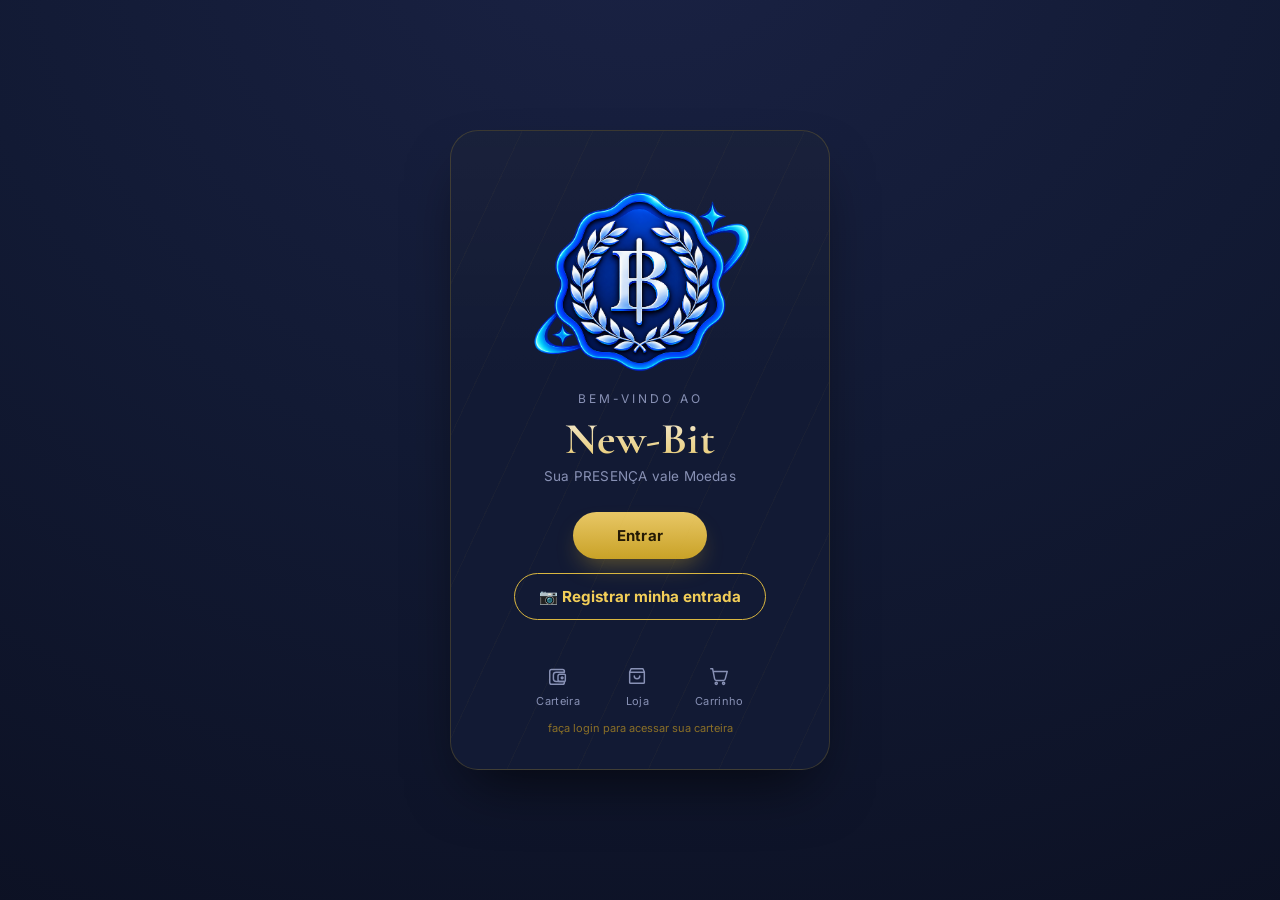
<file: index.html>
<!DOCTYPE html>
<html lang="pt-BR">
<head>
<meta charset="UTF-8">
<meta name="viewport" content="width=device-width, initial-scale=1.0">
<title>New-Bit</title>
<link rel="preconnect" href="https://fonts.googleapis.com">
<link rel="preconnect" href="https://fonts.gstatic.com" crossorigin>
<link href="https://fonts.googleapis.com/css2?family=Cormorant+Garamond:wght@500;600;700&family=Inter:wght@400;500;600;700&display=swap" rel="stylesheet">
<link rel="stylesheet" href="css/style.css">
</head>
<body class="splash-body">

  <main class="stage">
    <div class="frame">

      <div class="crest-wrap" id="crestWrap">

      <img
        src="img/logo-newbit.png"
        alt="Logo New-Bit"
        class="crest-logo"
     >

      </div>

      <p class="eyebrow">bem-vindo ao</p>
      <h1 class="wordmark">New&#8209;Bit</h1>
      <p class="tagline">Sua PRESENÇA vale Moedas</p>

      <button class="btn-primary" id="enterBtn">Entrar</button>
<a href="checkin.html" class="btn-checkin">
  📷 Registrar minha entrada
</a>  
      <nav class="dock" aria-label="Atalhos">
        <button class="dock-item" data-target="carteira" disabled>
          <svg viewBox="0 0 24 24" class="dock-icon"><path d="M3 7a2 2 0 0 1 2-2h12a2 2 0 0 1 2 2v1h-9a3 3 0 0 0-3 3v4a3 3 0 0 0 3 3h9v1a2 2 0 0 1-2 2H5a2 2 0 0 1-2-2V7z"/><path d="M14 10h5a1 1 0 0 1 1 1v6a1 1 0 0 1-1 1h-5a2 2 0 0 1-2-2v-4a2 2 0 0 1 2-2z"/><circle cx="16.5" cy="14" r="1"/></svg>
          <span>Carteira</span>
        </button>
        <button class="dock-item" data-target="loja" disabled>
          <svg viewBox="0 0 24 24" class="dock-icon"><path d="M4 8l1.5-4h13L20 8"/><path d="M4 8h16v11a1 1 0 0 1-1 1H5a1 1 0 0 1-1-1V8z"/><path d="M9 12a3 3 0 0 0 6 0"/></svg>
          <span>Loja</span>
        </button>
        <button class="dock-item" data-target="carrinho" disabled>
          <svg viewBox="0 0 24 24" class="dock-icon"><circle cx="9" cy="20" r="1.2"/><circle cx="17" cy="20" r="1.2"/><path d="M3 4h2l2.2 11.2a2 2 0 0 0 2 1.6h7.6a2 2 0 0 0 2-1.6L21 7H6"/></svg>
          <span>Carrinho</span>
        </button>
      </nav>
      <p class="dock-hint">faça login para acessar sua carteira</p>

    </div>
  </main>
<script	src="js/store.js"></script>
<script src="js/app.js"></script>
</body>
</html>
</file>
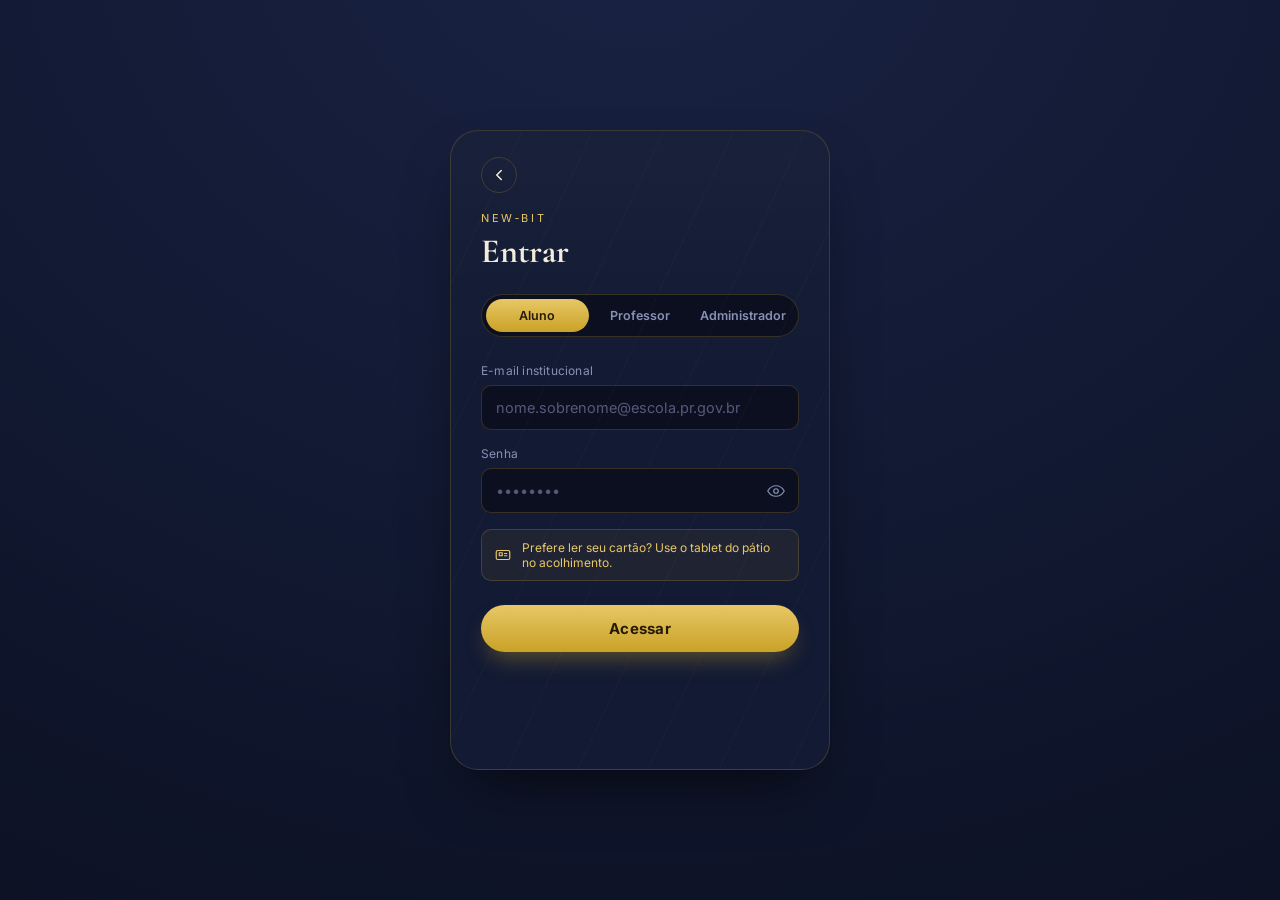
<file: admin.html>
<!DOCTYPE	html>
<html	lang="pt-BR">
<head>
<meta	charset="UTF-8">
<meta	name="viewport"	content="width=device-width,	initial-scale=1.0">
<title>Painel	do	Administrador	·	New-Bit</title>
<link	rel="preconnect"	href="https://fonts.googleapis.com">
<link	rel="preconnect"	href="https://fonts.gstatic.com"	crossorigin>
<link	href="https://fonts.googleapis.com/css2?family=Cormorant+Garamond:wght@500;600;700&family=Inter:wght@400;500;600;700&display=swap"	rel="stylesheet">
<link	rel="stylesheet"	href="css/style.css">
<link	rel="stylesheet"	href="css/dashboard.css">
</head>
<body	class="app-body">
		<div	class="shell">
				<header	class="topbar">
						<a	href="index.html"	class="topbar-brand">
								<span	class="topbar-crest">NB</span>
								<span>
										<span	class="topbar-school">Colégio	Barbosa	Ferraz</span>
										<span	class="topbar-name">New&#8209;Bit</span>
								</span>
						</a>
						<nav	class="topbar-nav">
								<a	href="#"	class="is-active">Painel</a>
						</nav>
						<div	class="topbar-user">
								<div	class="user-chip">
										<span	class="avatar">AD</span>
										<span	class="user-meta">
												<span	class="u-name">Administrador</span>
												<span	class="u-role">Gestão	escolar</span>
										</span>
								</div>
								<a	href="login.html"	class="icon-btn"	aria-label="Sair"	title="Sair">
										<svg	viewBox="0	0	24	24"><path	d="M9	21H5a2	2	0	0	1-2-2V5a2	2	0	0	1	2-2h4"/><path	d="M16	17l5-5-5-5"/><path	d="M21	12H9"/></svg>
								</a>
						</div>
				</header>
				<div	class="page-head">
						<div>
								<span	class="page-eyebrow">Perfil	de	Administrador</span>
								<h1	class="page-title">Painel	de	Administração</h1>
						</div>
				</div>
				<div	class="stats-grid">
						<div	class="stat-card">
								<div	class="stat-icon"><svg	viewBox="0	0	24	24"><path	d="M17	21v-2a4	4	0	0	0-4-4H6a4	4	0	0	0-4	4v2"/><circle	cx="9"	cy="7"	r="4"/></svg></div>
								<div	class="stat-value"	id="statProfessores">0</div>
								<div	class="stat-label">Professores</div>
						</div>
						<div	class="stat-card">
								<div	class="stat-icon"><svg	viewBox="0	0	24	24"><path	d="M4	19.5A2.5	2.5	0	0	1	6.5	17H20"/><path	d="M6.5	2H20v20H6.5A2.5	2.5	0	0	1	4	19.5v-15A2.5	2.5	0	0	1	6.5	2z"/>
</svg></div>
								<div	class="stat-value"	id="statAlunos">0</div>
								<div	class="stat-label">Alunos</div>
						</div>
						<div	class="stat-card">
								<div	class="stat-icon"><svg	viewBox="0	0	24	24"><path	d="M4	8l1.5-4h13L20	8"/><path	d="M4	8h16v11a1	1	0	0	1-1	1H5a1	1	0	0	1-1-1V8z"/></svg></div>
								<div	class="stat-value"	id="statProdutos">0</div>
								<div	class="stat-label">Produtos	na	loja</div>
						</div>
				</div>
				<div	class="role-tabs"	role="tablist"	aria-label="Seções	do	administrador"	style="max-width:360px;	margin-bottom:22px;">
						<button	class="role-tab	is-active"	role="tab"	data-tab="professores">Professores</button>
						<button	class="role-tab"	role="tab"	data-tab="alunos">Alunos</button>
						<button	class="role-tab"	role="tab"	data-tab="produtos">Produtos</button>
				</div>
				<!--	Professores	-->
				<section	class="panel	admin-tab"	data-tab-panel="professores">
						<div	class="panel-header">
								<h2	class="panel-title">Professores</h2>
								<div	style="display:flex;	gap:10px;	align-items:center;">
										<input	class="search-input"	id="searchProfessores"	type="text"	placeholder="Buscar	professor...">
										<button	class="btn-gold-outline"	id="addProfessorBtn">+	Novo	professor</button>
								</div>
						</div>
						<div	class="panel-body"	id="professoresList"></div>
				</section>
				<!--	Alunos	-->
				<section	class="panel	admin-tab"	data-tab-panel="alunos"	style="display:none;">
						<div	class="panel-header">
								<h2	class="panel-title">Alunos</h2>
								<div	style="display:flex;	gap:10px;	align-items:center;">
										<input	class="search-input"	id="searchAlunosAdmin"	type="text"	placeholder="Buscar	aluno...">
										<button	class="btn-gold-outline"	id="addAlunoBtn">+	Novo	aluno</button>
								</div>
						</div>
						<div	class="panel-body"	id="alunosAdminList"></div>
				</section>
				<!--	Produtos	-->
				<section	class="panel	admin-tab"	data-tab-panel="produtos"	style="display:none;">
						<div	class="panel-header">
								<h2	class="panel-title">Produtos	da	loja</h2>
								<div	style="display:flex;	gap:10px;	align-items:center;">
										<input	class="search-input"	id="searchProdutos"	type="text"	placeholder="Buscar	produto...">
										<button	class="btn-gold-outline"	id="addProdutoBtn">+	Novo	produto</button>
								</div>
						</div>
						<div	class="panel-body"	id="produtosList"></div>
				</section>
		</div>
		<!--	Modal	genérico:	formulários	e	tela	de	credenciais	-->
		<div	class="modal-overlay"	id="adminModal">
				<div	class="modal	modal-wide"	id="adminModalContent"></div>
		</div>
<script	src="js/store.js"></script>
<script	src="js/app.js"></script>
<script	src="js/admin.js"></script>
</body>
</html>
</file>
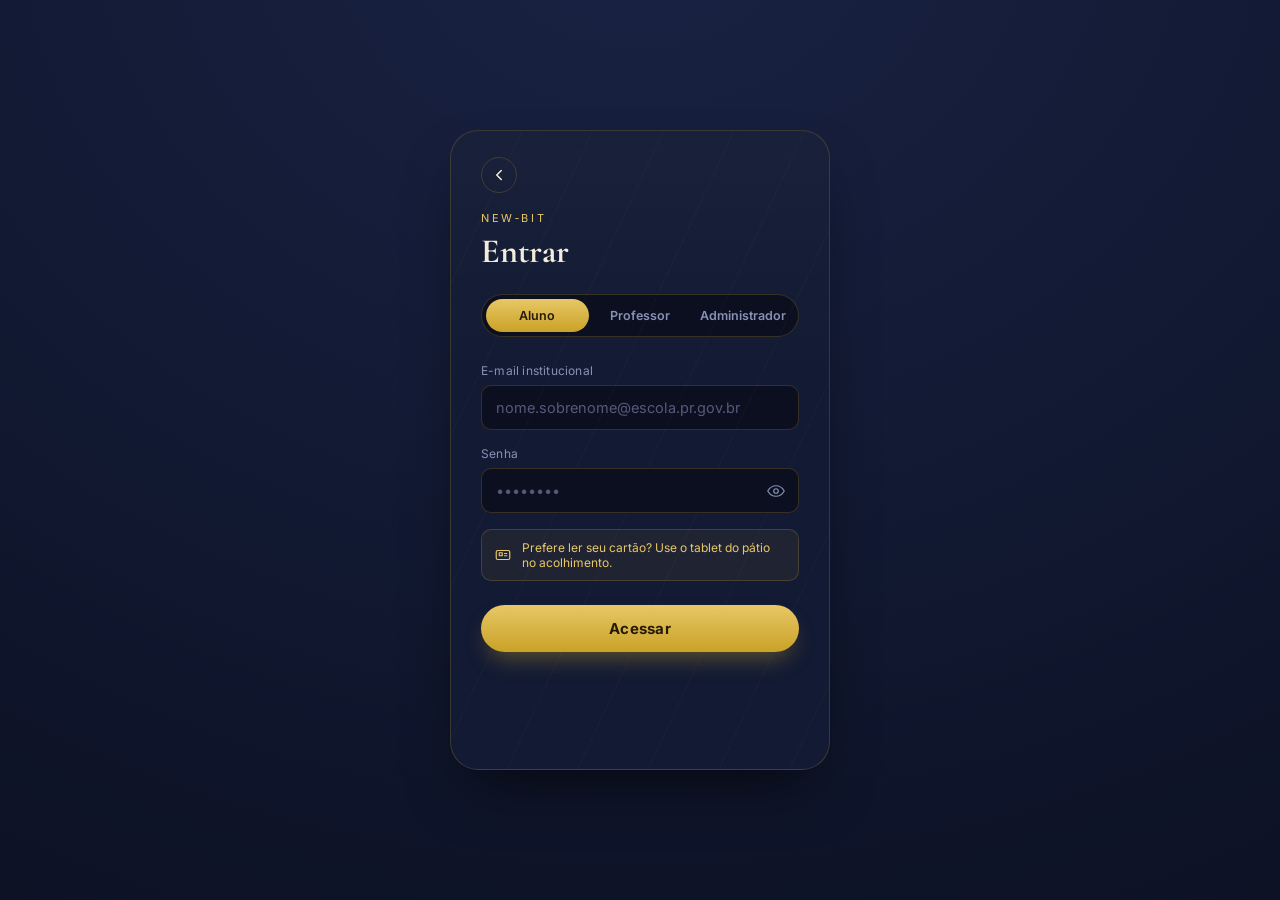
<file: aluno.html>
<!DOCTYPE	html>
<html	lang="pt-BR">
<head>
<meta	charset="UTF-8">
<meta	name="viewport"	content="width=device-width,	initial-scale=1.0">
<title>Minha	Carteira	·	New-Bit</title>
<link	rel="preconnect"	href="https://fonts.googleapis.com">
<link	rel="preconnect"	href="https://fonts.gstatic.com"	crossorigin>
<link	href="https://fonts.googleapis.com/css2?family=Cormorant+Garamond:wght@500;600;700&family=Inter:wght@400;500;600;700&display=swap"	rel="stylesheet">
<link	rel="stylesheet"	href="css/style.css">
<link	rel="stylesheet"	href="css/dashboard.css">
</head>
<body	class="app-body">
		<div	class="shell">
				<header	class="topbar">
						<a	href="index.html"	class="topbar-brand">
								<span	class="topbar-crest">NB</span>
								<span>
										<span	class="topbar-school">Colégio	Barbosa	Ferraz</span>
										<span	class="topbar-name">New&#8209;Bit</span>
								</span>
						</a>
						<nav	class="topbar-nav">
								<a	href="#"	class="is-active">Carteira</a>
								<a	href="#loja-section">Loja</a>
								<a	href="#ranking-section">Ranking</a>
						</nav>
						<div	class="topbar-user">
								<div	class="user-chip">
										<span	class="avatar"	id="avatarInitials">AS</span>
										<span	class="user-meta">
												<span	class="u-name"	id="studentName">Ana	Silva</span>
												<span	class="u-role">8º	ano</span>
										</span>
								</div>
								<a	href="login.html"	class="icon-btn"	aria-label="Sair"	title="Sair">
										<svg	viewBox="0	0	24	24"><path	d="M9	21H5a2	2	0	0	1-2-2V5a2	2	0	0	1	2-2h4"/><path	d="M16	17l5-5-5-5"/><path	d="M21	12H9"/></svg>
								</a>
						</div>
				</header>
				<div	class="page-head">
						<div>
								<span	class="page-eyebrow">Perfil	do	Aluno</span>
								<h1	class="page-title">Minha	carteira</h1>
						</div>
				</div>
				<!--	Saldo	-->
				<section	class="panel">
						<div	class="panel-body"	style="padding-top:20px;">
								<div	class="balance-hero">
										<div>
												<span	class="balance-figure"	id="balanceValue">460</span><span	class="balance-unit">New-Bits</span>
												<p	class="balance-caption">Atualizado	após	o	acolhimento	de	hoje</p>
										</div>
										<a	href="#loja-section"	class="btn-primary">Ir	para	a	loja</a>
								</div>
						</div>
				</section>
				<!--	Ranking	+	Extrato	-->
				<div	style="display:grid;	grid-template-columns:	1fr	1fr;	gap:20px;"	id="twoCol">
						<section	class="panel"	id="ranking-section">
								<div	class="panel-header">
										<h2	class="panel-title">Ranking	da	turma</h2>
								</div>
								<div	class="panel-body"	id="rankingList"></div>
						</section>
						<section	class="panel">
								<div	class="panel-header">
										<h2	class="panel-title">Extrato</h2>
								</div>
								<div	class="panel-body"	id="txList"></div>
						</section>
				</div>
				<!--	Loja	-->
				<section	class="panel"	id="loja-section">
						<div	class="panel-header">
								<h2	class="panel-title">Loja</h2>
								<span	class="pill"	id="storePillBalance">0	disponíveis</span>
						</div>
						<div	class="panel-body">
								<div	class="store-grid"	id="storeGrid"></div>
						</div>
				</section>
				<!--	Penalidades	-->
				<section	class="panel">
						<div	class="panel-header">
								<h2	class="panel-title">Penalidades</h2>
						</div>
						<div	class="panel-body"	id="penaltyList"></div>
				</section>
				<!--	Avaliação	-->
				<section	class="panel">
						<div	class="panel-header">
								<h2	class="panel-title">Avaliação	do	site</h2>
						</div>
						<div	class="panel-body"	style="padding-bottom:20px;">
								<p	style="font-size:12.5px;	color:var(--muted);	margin:0	0	12px;">Como	está	sendo	usar	o	New-Bit?	Sua	opinião	ajuda	a	equipe	a	melhorar	o	sistema.</p>
								<button	class="btn-gold-outline"	id="openFeedback">Avaliar	sistema</button>
						</div>
				</section>
		</div>
		<!--	Modal:	Avaliação	do	site	-->
		<div	class="modal-overlay"	id="feedbackModal">
				<div	class="modal">
						<h3	class="modal-title">Avaliar	o	New-Bit</h3>
						<p	class="modal-sub">Sua	opinião	ajuda	a	equipe	a	melhorar	o	sistema.</p>
						<label	class="field"	style="margin-bottom:14px;">
								<span	class="field-label">Nota	(de	1	a	5)</span>
								<select	class="field-input"	id="feedbackNota">
										<option	value="5">5	—	Excelente</option>
										<option	value="4">4	—	Bom</option>
										<option	value="3">3	—	Regular</option>
										<option	value="2">2	—	Ruim</option>
										<option	value="1">1	—	Péssimo</option>
								</select>
						</label>
						<label	class="field"	style="margin-bottom:14px;">
								<span	class="field-label">Comentário	(opcional)</span>
								<textarea	id="feedbackComentario"	rows="3"	placeholder="O	que	você	achou	do	sistema?"></textarea>
						</label>
						<div	class="modal-actions">
								<button	type="button"	class="modal-cancel"	id="feedbackCancel">Cancelar</button>
								<button	type="button"	class="btn-primary"	id="feedbackEnviar">Enviar	avaliação</button>
						</div>
				</div>
		</div>
<script	src="js/store.js"></script>
<script	src="js/app.js"></script>
<script	src="js/aluno.js"></script>
</body>
</html>
</file>
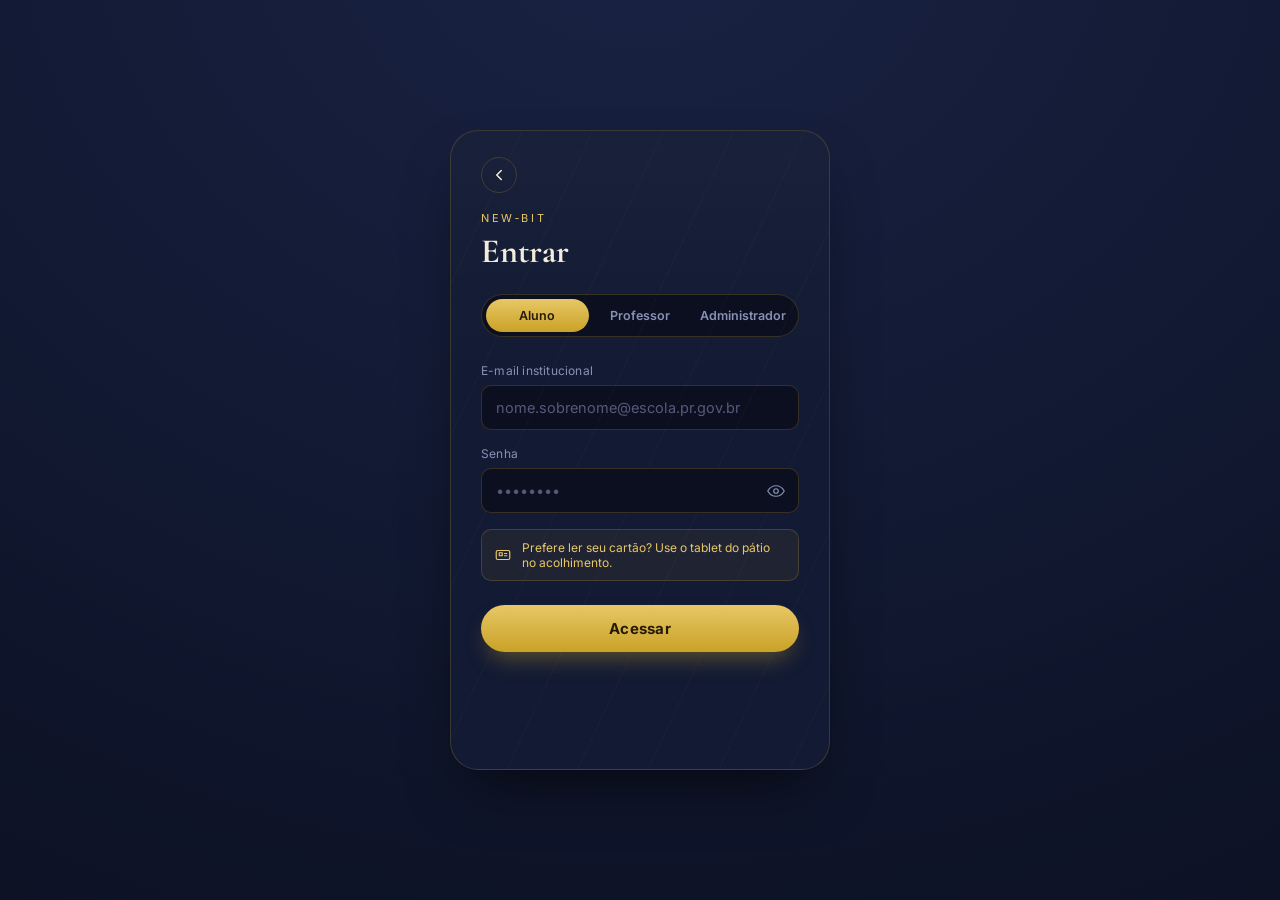
<file: login.html>
<!DOCTYPE	html>
<html	lang="pt-BR">
<head>
<meta	charset="UTF-8">
<meta	name="viewport"	content="width=device-width,	initial-scale=1.0">
<title>Entrar	·	New-Bit</title>
<link	rel="preconnect"	href="https://fonts.googleapis.com">
<link	rel="preconnect"	href="https://fonts.gstatic.com"	crossorigin>
<link	href="https://fonts.googleapis.com/css2?family=Cormorant+Garamond:wght@500;600;700&family=Inter:wght@400;500;600;700&display=swap"	rel="stylesheet">
<link	rel="stylesheet"	href="css/style.css">
</head>
<body	class="login-body">
		<main	class="stage">
				<div	class="frame	frame-login">
						<a	href="index.html"	class="back-link"	aria-label="Voltar">
								<svg	viewBox="0	0	24	24"	class="back-icon"><path	d="M15	6l-6	6	6	6"/></svg>
						</a>
						<div	class="login-head">
								<span	class="login-eyebrow">New&#8209;Bit</span>
								<h1	class="login-title">Entrar</h1>
						</div>
						<div	class="role-tabs"	role="tablist"	aria-label="Tipo	de	perfil">
								<button	class="role-tab	is-active"	role="tab"	aria-selected="true"	data-role="aluno">Aluno</button>
								<button	class="role-tab"	role="tab"	aria-selected="false"	data-role="professor">Professor</button>
								<button	class="role-tab"	role="tab"	aria-selected="false"	data-role="admin">Administrador</button>
						</div>
						<form	class="login-form"	id="loginForm"	novalidate>
								<label	class="field">
										<span	class="field-label"	data-label-for="email">E-mail	institucional</span>
										<input	class="field-input"	type="email"	name="email"	id="email"
																	placeholder="nome.sobrenome@escola.pr.gov.br"	autocomplete="username"	required>
								</label>
								<label	class="field">
										<span	class="field-label">Senha</span>
										<div	class="field-pw">
												<input	class="field-input"	type="password"	name="senha"	id="senha"
																			placeholder="••••••••"	autocomplete="current-password"	required>
												<button	type="button"	class="pw-toggle"	id="pwToggle"	aria-label="Mostrar	senha">
														<svg	viewBox="0	0	24	24"	class="pw-icon"><path	d="M1	12s4-7	11-7	11	7	11	7-4	7-11	7-11-7-11-7z"/><circle	cx="12"	cy="12"	r="3"/></svg>
												</button>
										</div>
								</label>
								<div	class="student-only"	id="cardHint">
										<svg	viewBox="0	0	24	24"	class="hint-icon"><rect	x="3"	y="6"	width="18"	height="12"	rx="2"/><path	d="M7	9h4v4H7z"/><path	d="M14	10h3M14	13h3"/></svg>
										<span>Prefere	ler	seu	cartão?	Use	o	tablet	do	pátio	no	acolhimento.</span>
								</div>
								<p	class="form-error"	id="formError"	hidden>Preencha	e-mail	e	senha	para	continuar.</p>
								<button	type="submit"	class="btn-primary	btn-block">Acessar</button>
						</form>
						<p	class="admin-note"	id="adminNote"	hidden>Novos	perfis	de	administrador	exigem	aprovação	e	aceite	dos	termos	de	tratamento	de	dados	(LGPD).</p>
				</div>
		</main>
<script	src="js/store.js"></script>
<script	src="js/app.js"></script>
</body>
</html>
</file>
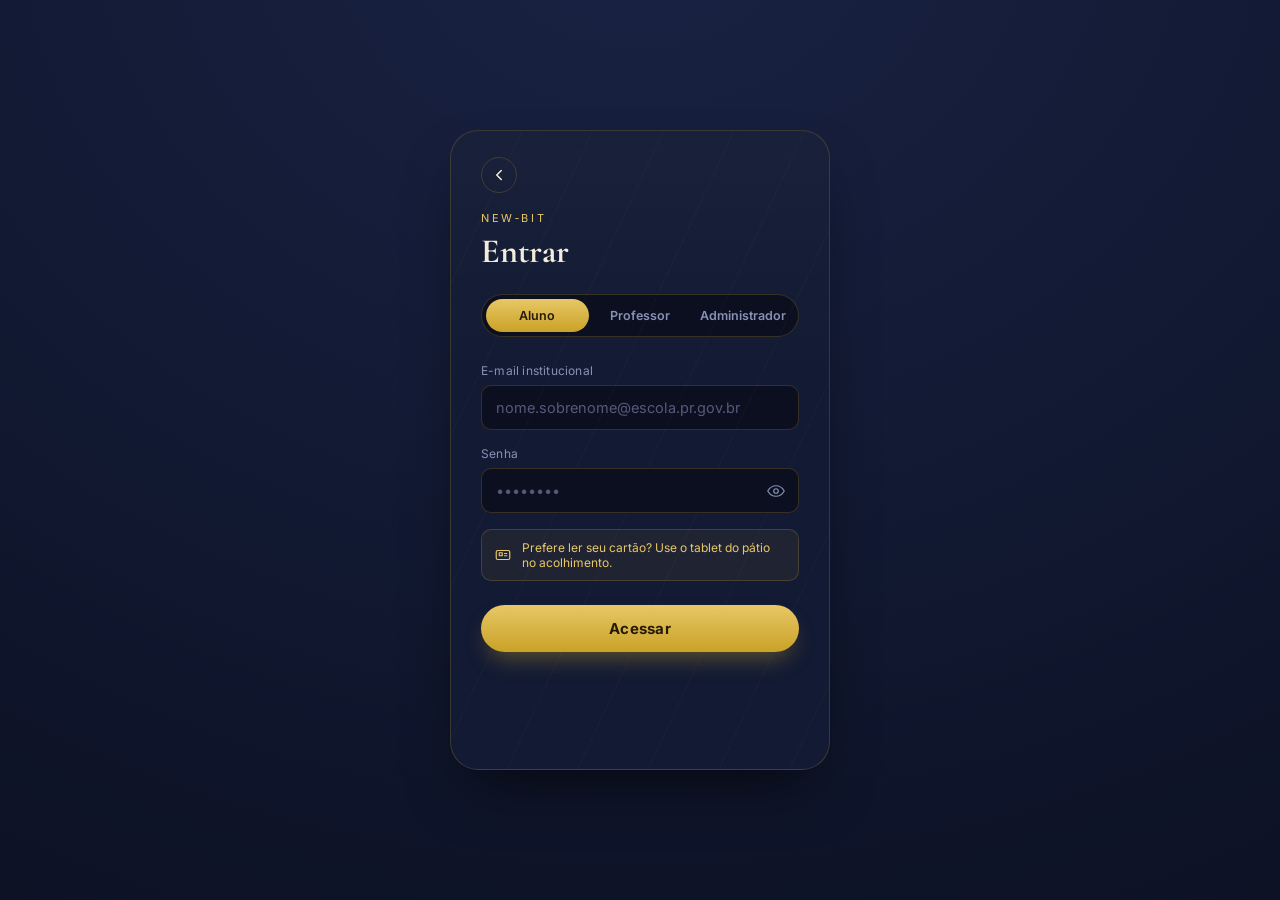
<file: professor.html>
<!DOCTYPE	html>
<html	lang="pt-BR">
<head>
<meta	charset="UTF-8">
<meta	name="viewport"	content="width=device-width,	initial-scale=1.0">
<title>Painel	do	Professor	·	New-Bit</title>
<link	rel="preconnect"	href="https://fonts.googleapis.com">
<link	rel="preconnect"	href="https://fonts.gstatic.com"	crossorigin>
<link	href="https://fonts.googleapis.com/css2?family=Cormorant+Garamond:wght@500;600;700&family=Inter:wght@400;500;600;700&display=swap"	rel="stylesheet">
<link	rel="stylesheet"	href="css/style.css">
<link	rel="stylesheet"	href="css/dashboard.css">
</head>
<body	class="app-body">
		<div	class="shell">
				<header	class="topbar">
						<a	href="index.html"	class="topbar-brand">
								<span	class="topbar-crest">NB</span>
								<span>
										<span	class="topbar-school">Colégio	Barbosa	Ferraz</span>
										<span	class="topbar-name">New&#8209;Bit</span>
								</span>
						</a>
						<nav	class="topbar-nav">
								<a	href="#"	class="is-active">Painel</a>
						</nav>
						<div	class="topbar-user">
								<div	class="user-chip">
										<span	class="avatar"	id="avatarInitials">BS</span>
										<span	class="user-meta">
												<span	class="u-name"	id="professorName">Professor</span>
												<span	class="u-role">Corpo	docente</span>
										</span>
								</div>
								<a	href="login.html"	class="icon-btn"	aria-label="Sair"	title="Sair">
										<svg	viewBox="0	0	24	24"><path	d="M9	21H5a2	2	0	0	1-2-2V5a2	2	0	0	1	2-2h4"/><path	d="M16	17l5-5-5-5"/><path	d="M21	12H9"/></svg>
								</a>
						</div>
				</header>
				<div	class="page-head">
						<div>
								<span	class="page-eyebrow">Perfil	de	Professor</span>
								<h1	class="page-title">Painel	do	Professor</h1>
						</div>
						<label	class="field"	style="max-width:220px;">
								<span	class="field-label">Turma</span>
								<select	class="field-input"	id="turmaSelect"></select>
						</label>
				</div>
				<div	class="stats-grid">
						<div	class="stat-card">
								<div	class="stat-icon"><svg	viewBox="0	0	24	24"><path	d="M4	19.5A2.5	2.5	0	0	1	6.5	17H20"/><path	d="M6.5	2H20v20H6.5A2.5	2.5	0	0	1	4	19.5v-15A2.5	2.5	0	0	1	6.5	2z"/>
</svg></div>
								<div	class="stat-value"	id="statAlunos">0</div>
								<div	class="stat-label">Alunos	na	turma</div>
						</div>
						<div	class="stat-card">
								<div	class="stat-icon"><svg	viewBox="0	0	24	24"><path	d="M12	2v20M17	5H9.5a3.5	3.5	0	0	0	0	7h5a3.5	3.5	0	0	1	0	7H6"/></svg></div>
								<div	class="stat-value"	id="statTotal">0</div>
								<div	class="stat-label">Total	de	New-Bits	na	turma</div>
						</div>
						<div	class="stat-card">
								<div	class="stat-icon"><svg	viewBox="0	0	24	24"><path	d="M3	3v18h18"/><path	d="M7	15l4-6	4	3	5-8"/></svg></div>
								<div	class="stat-value"	id="statMedia">0</div>
								<div	class="stat-label">Média	por	aluno</div>
						</div>
						<div	class="stat-card	is-highlight">
								<div	class="stat-icon"><svg	viewBox="0	0	24	24"><circle	cx="12"	cy="12"	r="9"/><path	d="M12	7v5l3	3"/></svg></div>
								<div	class="stat-value"	id="statLimite">0</div>
								<div	class="stat-label">New-Bits	restantes	p/	distribuir	este	mês</div>
						</div>
				</div>
				<section	class="panel">
						<div	class="panel-header">
								<h2	class="panel-title">Alunos</h2>
								<input	class="search-input"	id="searchAlunos"	type="text"	placeholder="Buscar	aluno...">
						</div>
						<div	class="panel-body"	id="alunosList"></div>
				</section>
				<section	class="panel">
						<div	class="panel-header">
								<h2	class="panel-title">Atividade	recente</h2>
						</div>
						<div	class="panel-body"	id="activityList"></div>
				</section>
		</div>
		<div	class="modal-overlay"	id="pointsModal">
				<div	class="modal">
						<h3	class="modal-title"	id="modalStudentName">Aluno</h3>
						<p	class="modal-sub">Saldo	atual:	<strong	id="modalCurrentPoints">0</strong>	New-Bits</p>
						<div	class="modal-type-toggle">
								<button	type="button"	class="type-plus	is-active"	id="typePlusBtn">Dar	pontos</button>
								<button	type="button"	class="type-minus"	id="typeMinusBtn">Tirar	pontos</button>
						</div>
						<div	class="stepper">
								<button	type="button"	class="stepper-btn"	id="stepperMinus">&minus;</button>
								<div	class="stepper-value">
										<span	id="stepperDelta"	class="is-positive">5</span>
										<span	class="stepper-unit">New-Bits</span>
								</div>
								<button	type="button"	class="stepper-btn"	id="stepperPlus">&plus;</button>
						</div>
						<p	class="stepper-hint">Ajuste	de	5	em	5	New-Bits</p>
						<textarea	id="pointsJustification"	rows="3"	placeholder="Justificativa	(obrigatório):	ex.	participação	na	aula,	atraso,	etc."></textarea>
						<div	class="modal-actions">
								<button	type="button"	class="modal-cancel"	id="modalCancel">Cancelar</button>
								<button	type="button"	class="btn-primary"	id="modalConfirm">Confirmar</button>
						</div>
				</div>
		</div>
<script	src="js/store.js"></script>
<script	src="js/app.js"></script>
<script	src="js/professor.js"></script>
</body>
</html>
</file>
<file: css/style.css>
/* =========================================================
   New-Bit — sistema visual
   Conceito: medalha/brasão escolar — a moeda como honraria.
   ========================================================= */

:root {
  --bg-0: #0B0F20;
  --bg-1: #121A34;
  --bg-2: #1A2244;
  --line: rgba(201, 162, 39, 0.22);

  --gold: #C9A227;
  --gold-bright: #E8C766;
  --gold-dim: #8B7027;

  --cream: #F3ECDB;
  --muted: #8891B5;
  --danger: #D2694F;

  --radius-lg: 28px;
  --radius-md: 16px;
  --radius-sm: 10px;

  --font-display: 'Cormorant Garamond', 'Georgia', serif;
  --font-body: 'Inter', system-ui, sans-serif;

  --shadow-deep: 0 30px 60px -20px rgba(0,0,0,0.65);
}

* { box-sizing: border-box; }

html, body {
  margin: 0;
  padding: 0;
  min-height: 100vh;
  font-family: var(--font-body);
  color: var(--cream);
  background: radial-gradient(120% 140% at 50% -10%, var(--bg-2) 0%, var(--bg-1) 45%, var(--bg-0) 100%);
}

@media (prefers-reduced-motion: reduce) {
  * { animation-duration: 0.001ms !important; animation-iteration-count: 1 !important; transition-duration: 0.001ms !important; }
}

button, input {
  font-family: inherit;
  color: inherit;
}

:focus-visible {
  outline: 2px solid var(--gold-bright);
  outline-offset: 3px;
}

.stage {
  min-height: 100vh;
  display: flex;
  align-items: center;
  justify-content: center;
  padding: 32px 20px;
}

/* Card "tablet" — proporção vertical, como o tablet do pátio */
.frame {
  width: 100%;
  max-width: 380px;
  min-height: 640px;
  background: linear-gradient(180deg, rgba(255,255,255,0.03), rgba(255,255,255,0) 40%), var(--bg-1);
  border: 1px solid var(--line);
  border-radius: var(--radius-lg);
  box-shadow: var(--shadow-deep);
  padding: 40px 30px 34px;
  display: flex;
  flex-direction: column;
  align-items: center;
  position: relative;
  overflow: hidden;
}

.frame::before {
  content: "";
  position: absolute;
  inset: 0;
  background:
    repeating-linear-gradient(115deg, rgba(201,162,39,0.035) 0px, rgba(201,162,39,0.035) 1px, transparent 1px, transparent 64px);
  pointer-events: none;
}

/* ---------- Crest / emblem ---------- */

.crest-wrap {
  margin-top: 8px;
  margin-bottom: 22px;
  opacity: 0;
  transform: translateY(6px) scale(0.97);
  animation: crestIn 900ms cubic-bezier(.2,.8,.2,1) 120ms forwards;
}

@keyframes crestIn {
  to { opacity: 1; transform: translateY(0) scale(1); }
}

.crest { width: 168px; height: 168px; }

.crest-ring-outer {
  fill: none;
  stroke: var(--gold-dim);
  stroke-width: 1;
  opacity: 0.6;
}

.crest-ring-inner {
  fill: none;
  stroke: var(--gold);
  stroke-width: 1.5;
}

.laurel path {
  fill: none;
  stroke: var(--gold);
  stroke-width: 2;
  stroke-linecap: round;
  opacity: 0.85;
}

.crest-monogram {
  font-family: var(--font-display);
  font-weight: 600;
  font-size: 44px;
  fill: var(--cream);
  letter-spacing: 1px;
}

.crest-motto {
  font-family: var(--font-body);
  font-size: 8.4px;
  font-weight: 600;
  letter-spacing: 2.2px;
  fill: var(--gold-bright);
}

/* ---------- Splash copy ---------- */

.eyebrow {
  margin: 0;
  font-size: 12px;
  letter-spacing: 3px;
  text-transform: uppercase;
  color: var(--muted);
}

.wordmark {
  margin: 6px 0 2px;
  font-family: var(--font-display);
  font-weight: 700;
  font-size: 44px;
  letter-spacing: 0.5px;
  background: linear-gradient(180deg, var(--cream), var(--gold-bright));
  -webkit-background-clip: text;
  background-clip: text;
  color: transparent;
}

.tagline {
  margin: 0 0 28px;
  font-size: 13.5px;
  color: var(--muted);
  letter-spacing: 0.2px;
}

/* ---------- Buttons ---------- */

.btn-primary {
  appearance: none;
  border: none;
  cursor: pointer;
  background: linear-gradient(180deg, var(--gold-bright), var(--gold));
  color: #241A05;
  font-weight: 700;
  font-size: 15px;
  letter-spacing: 0.3px;
  padding: 14px 44px;
  border-radius: 999px;
  box-shadow: 0 12px 24px -8px rgba(201,162,39,0.45);
  transition: transform 160ms ease, box-shadow 160ms ease, filter 160ms ease;
}

.btn-primary:hover { filter: brightness(1.05); transform: translateY(-1px); }
.btn-primary:active { transform: translateY(0); box-shadow: 0 6px 14px -6px rgba(201,162,39,0.45); }

.btn-block { width: 100%; }

/* ---------- Dock (carteira / loja / carrinho) ---------- */

.dock {
  margin-top: auto;
  padding-top: 34px;
  display: flex;
  gap: 34px;
}

.dock-item {
  background: none;
  border: none;
  display: flex;
  flex-direction: column;
  align-items: center;
  gap: 7px;
  font-size: 11px;
  letter-spacing: 0.3px;
  color: var(--muted);
  cursor: not-allowed;
}

.dock-icon {
  width: 22px;
  height: 22px;
  fill: none;
  stroke: var(--muted);
  stroke-width: 1.6;
  stroke-linecap: round;
  stroke-linejoin: round;
}

.dock-hint {
  margin: 12px 0 0;
  font-size: 11px;
  color: var(--gold-dim);
  text-align: center;
}

/* ---------- Login screen ---------- */

.frame-login { align-items: stretch; padding-top: 26px; }

.back-link {
  align-self: flex-start;
  width: 36px;
  height: 36px;
  border-radius: 50%;
  border: 1px solid var(--line);
  display: flex;
  align-items: center;
  justify-content: center;
  text-decoration: none;
  margin-bottom: 18px;
}

.back-icon {
  width: 18px; height: 18px;
  fill: none; stroke: var(--cream);
  stroke-width: 2; stroke-linecap: round; stroke-linejoin: round;
}

.login-head { margin-bottom: 22px; }

.login-eyebrow {
  display: block;
  font-size: 11px;
  letter-spacing: 2.6px;
  text-transform: uppercase;
  color: var(--gold-bright);
  margin-bottom: 6px;
}

.login-title {
  margin: 0;
  font-family: var(--font-display);
  font-weight: 700;
  font-size: 34px;
}

.role-tabs {
  display: flex;
  background: var(--bg-0);
  border: 1px solid var(--line);
  border-radius: 999px;
  padding: 4px;
  margin-bottom: 26px;
}

.role-tab {
  flex: 1;
  border: none;
  background: none;
  padding: 9px 6px;
  font-size: 12.5px;
  font-weight: 600;
  border-radius: 999px;
  color: var(--muted);
  cursor: pointer;
  transition: background 160ms ease, color 160ms ease;
}

.role-tab.is-active {
  background: linear-gradient(180deg, var(--gold-bright), var(--gold));
  color: #241A05;
}

.login-form { display: flex; flex-direction: column; gap: 16px; }

.field { display: flex; flex-direction: column; gap: 7px; }

.field-label {
  font-size: 12px;
  color: var(--muted);
  letter-spacing: 0.2px;
}

.field-input {
  width: 100%;
  background: var(--bg-0);
  border: 1px solid var(--line);
  border-radius: var(--radius-sm);
  padding: 13px 14px;
  font-size: 14.5px;
  color: var(--cream);
}

.field-input::placeholder { color: #545B7A; }

.field-input:focus { border-color: var(--gold); }

.field-pw { position: relative; display: flex; align-items: center; }
.field-pw .field-input { padding-right: 42px; }

.pw-toggle {
  position: absolute;
  right: 10px;
  background: none;
  border: none;
  cursor: pointer;
  display: flex;
  padding: 4px;
}

.pw-icon {
  width: 18px; height: 18px;
  fill: none; stroke: var(--muted);
  stroke-width: 1.6; stroke-linecap: round; stroke-linejoin: round;
}

.student-only {
  display: flex;
  align-items: center;
  gap: 10px;
  background: rgba(201,162,39,0.08);
  border: 1px solid var(--line);
  border-radius: var(--radius-sm);
  padding: 10px 12px;
  font-size: 12px;
  color: var(--gold-bright);
}

.hint-icon {
  width: 18px; height: 18px; flex: none;
  fill: none; stroke: var(--gold-bright);
  stroke-width: 1.6; stroke-linecap: round; stroke-linejoin: round;
}

.form-error {
  margin: 0;
  font-size: 12.5px;
  color: var(--danger);
}

.login-form .btn-primary { margin-top: 8px; }

.admin-note {
  margin: 18px 0 0;
  font-size: 11.5px;
  color: var(--muted);
  text-align: center;
  line-height: 1.5;
}

/* ---------- Small screens ---------- */

@media (max-width: 380px) {
  .frame { padding: 30px 20px 26px; border-radius: 20px; }
  .dock { gap: 24px; }
}
.crest-wrap {
  width: 220px;
  height: 220px;
  margin: 0 auto;
  display: flex;
  align-items: center;
  justify-content: center;
}

.crest-logo {
  width: 220px;
  height: 220px;
  object-fit: contain;
  display: block;
}

/* Botão de registro de presença por QR Code */
.btn-checkin {
  display: inline-block;
  margin-top: 14px;
  padding: 13px 24px;
  border: 1px solid #d9b640;
  border-radius: 999px;
  color: #f2ce58;
  text-decoration: none;
  font-family: inherit;
  font-size: 0.95rem;
  font-weight: 700;
  cursor: pointer;
}

.btn-checkin:hover {
  background: rgba(217, 182, 64, 0.12);
}
</file>
<file: css/dashboard.css>
/* =========================================================
   New-Bit — painéis (Aluno / Professor)
   Estende style.css: mesma paleta (azul-marinho + dourado),
   agora em layout de dashboard (mais largo que o "tablet").
   ========================================================= */

:root {
  --success: #6FA97A;
  --success-bg: rgba(111, 169, 122, 0.12);
  --danger-bg: rgba(210, 105, 79, 0.12);
}

.app-body {
  min-height: 100vh;
}

.shell {
  max-width: 1120px;
  margin: 0 auto;
  padding: 28px 24px 60px;
}

/* ---------- Topbar ---------- */

.topbar {
  display: flex;
  align-items: center;
  justify-content: space-between;
  gap: 20px;
  padding-bottom: 22px;
  margin-bottom: 26px;
  border-bottom: 1px solid var(--line);
  flex-wrap: wrap;
}

.topbar-brand {
  display: flex;
  align-items: center;
  gap: 12px;
  text-decoration: none;
  color: var(--cream);
}

.topbar-crest {
  width: 38px; height: 38px;
  border-radius: 50%;
  border: 1px solid var(--gold);
  display: flex;
  align-items: center;
  justify-content: center;
  font-family: var(--font-display);
  font-weight: 700;
  font-size: 16px;
  color: var(--gold-bright);
  flex: none;
}

.topbar-school {
  display: block;
  font-size: 10.5px;
  letter-spacing: 1.4px;
  text-transform: uppercase;
  color: var(--muted);
}

.topbar-name {
  display: block;
  font-family: var(--font-display);
  font-weight: 700;
  font-size: 19px;
  line-height: 1.1;
}

.topbar-nav {
  display: flex;
  gap: 4px;
  background: var(--bg-0);
  border: 1px solid var(--line);
  border-radius: 999px;
  padding: 4px;
}

.topbar-nav a {
  text-decoration: none;
  color: var(--muted);
  font-size: 13px;
  font-weight: 600;
  padding: 8px 16px;
  border-radius: 999px;
  transition: background 160ms ease, color 160ms ease;
}

.topbar-nav a.is-active {
  background: linear-gradient(180deg, var(--gold-bright), var(--gold));
  color: #241A05;
}

.topbar-user {
  display: flex;
  align-items: center;
  gap: 10px;
}

.user-chip {
  display: flex;
  align-items: center;
  gap: 9px;
}

.avatar {
  width: 34px; height: 34px;
  border-radius: 50%;
  background: linear-gradient(160deg, var(--gold-bright), var(--gold-dim));
  color: #241A05;
  font-weight: 700;
  font-size: 13px;
  display: flex;
  align-items: center;
  justify-content: center;
  flex: none;
}

.user-meta { line-height: 1.2; }
.user-meta .u-name { display: block; font-size: 13px; font-weight: 600; }
.user-meta .u-role { display: block; font-size: 11px; color: var(--muted); }

.icon-btn {
  width: 34px; height: 34px;
  border-radius: 50%;
  border: 1px solid var(--line);
  background: none;
  display: flex; align-items: center; justify-content: center;
  cursor: pointer;
  color: var(--muted);
}

.icon-btn svg { width: 16px; height: 16px; fill: none; stroke: currentColor; stroke-width: 1.8; stroke-linecap: round; stroke-linejoin: round; }
.icon-btn:hover { color: var(--cream); border-color: var(--gold); }

/* ---------- Page heading ---------- */

.page-head {
  display: flex;
  align-items: flex-end;
  justify-content: space-between;
  gap: 16px;
  margin-bottom: 22px;
  flex-wrap: wrap;
}

.page-eyebrow {
  display: block;
  font-size: 11px;
  letter-spacing: 2.4px;
  text-transform: uppercase;
  color: var(--gold-bright);
  margin-bottom: 4px;
}

.page-title {
  margin: 0;
  font-family: var(--font-display);
  font-weight: 700;
  font-size: 30px;
}

/* ---------- Stat cards ---------- */

.stats-grid {
  display: grid;
  grid-template-columns: repeat(auto-fit, minmax(160px, 1fr));
  gap: 14px;
  margin-bottom: 28px;
}

.stat-card {
  background: var(--bg-1);
  border: 1px solid var(--line);
  border-radius: var(--radius-md);
  padding: 18px 20px;
}

.stat-card.is-highlight {
  background: linear-gradient(160deg, rgba(201,162,39,0.16), rgba(201,162,39,0.03));
  border-color: var(--gold);
}

.stat-icon {
  width: 30px; height: 30px;
  border-radius: 9px;
  background: rgba(201,162,39,0.14);
  display: flex; align-items: center; justify-content: center;
  margin-bottom: 12px;
}

.stat-icon svg { width: 16px; height: 16px; fill: none; stroke: var(--gold-bright); stroke-width: 1.8; stroke-linecap: round; stroke-linejoin: round; }

.stat-value {
  font-family: var(--font-display);
  font-weight: 700;
  font-size: 26px;
  line-height: 1;
}

.stat-label {
  margin-top: 6px;
  font-size: 12px;
  color: var(--muted);
}

/* ---------- Panels ---------- */

.panel {
  background: var(--bg-1);
  border: 1px solid var(--line);
  border-radius: var(--radius-md);
  margin-bottom: 20px;
  overflow: hidden;
}

.panel-header {
  display: flex;
  align-items: center;
  justify-content: space-between;
  gap: 12px;
  padding: 18px 20px;
  border-bottom: 1px solid var(--line);
  flex-wrap: wrap;
}

.panel-title {
  margin: 0;
  font-family: var(--font-display);
  font-weight: 700;
  font-size: 18px;
}

.panel-body { padding: 8px 20px 18px; }

.search-input {
  background: var(--bg-0);
  border: 1px solid var(--line);
  border-radius: 999px;
  padding: 8px 14px;
  font-size: 12.5px;
  color: var(--cream);
  min-width: 190px;
}

.search-input::placeholder { color: #545B7A; }

.btn-gold-outline {
  border: 1px solid var(--gold);
  background: none;
  color: var(--gold-bright);
  font-size: 12.5px;
  font-weight: 700;
  padding: 8px 16px;
  border-radius: 999px;
  cursor: pointer;
}

.btn-gold-outline:hover { background: rgba(201,162,39,0.1); }

/* ---------- List rows (alunos) ---------- */

.list-row {
  display: flex;
  align-items: center;
  gap: 14px;
  padding: 13px 4px;
  border-bottom: 1px solid var(--line);
}

.list-row:last-child { border-bottom: none; }

.list-main { flex: 1; min-width: 0; }
.list-main .l-name { font-size: 13.5px; font-weight: 600; display: block; }
.list-main .l-sub { font-size: 11.5px; color: var(--muted); display: block; margin-top: 1px; }

.pill {
  display: inline-flex;
  align-items: center;
  gap: 5px;
  font-size: 12.5px;
  font-weight: 700;
  padding: 5px 12px;
  border-radius: 999px;
  color: var(--gold-bright);
  background: rgba(201,162,39,0.12);
  flex: none;
}

.pill.is-danger { color: var(--danger); background: var(--danger-bg); }
.pill.is-success { color: var(--success); background: var(--success-bg); }

.row-actions { display: flex; gap: 8px; flex: none; }

.mini-btn {
  width: 30px; height: 30px;
  border-radius: 8px;
  border: 1px solid var(--line);
  background: var(--bg-0);
  color: var(--cream);
  display: flex; align-items: center; justify-content: center;
  cursor: pointer;
  font-size: 15px;
  line-height: 1;
}

.mini-btn.plus { color: var(--success); border-color: rgba(111,169,122,0.4); }
.mini-btn.minus { color: var(--danger); border-color: rgba(210,105,79,0.4); }
.mini-btn:hover { filter: brightness(1.2); }

.empty-state {
  padding: 22px 4px;
  font-size: 12.5px;
  color: var(--muted);
  text-align: center;
}

/* ---------- Aluno: saldo hero ---------- */

.balance-hero {
  display: flex;
  align-items: center;
  justify-content: space-between;
  gap: 20px;
  flex-wrap: wrap;
}

.balance-figure {
  font-family: var(--font-display);
  font-weight: 700;
  font-size: 48px;
  line-height: 1;
  background: linear-gradient(180deg, var(--cream), var(--gold-bright));
  -webkit-background-clip: text;
  background-clip: text;
  color: transparent;
}

.balance-unit { font-size: 15px; color: var(--gold-bright); font-weight: 600; margin-left: 6px; }
.balance-caption { font-size: 12px; color: var(--muted); margin-top: 6px; }

/* ---------- Aluno: extrato ---------- */

.tx-row { display: flex; align-items: center; gap: 12px; padding: 11px 4px; border-bottom: 1px solid var(--line); }
.tx-row:last-child { border-bottom: none; }

.tx-icon {
  width: 32px; height: 32px; border-radius: 9px; flex: none;
  display: flex; align-items: center; justify-content: center;
  background: var(--success-bg); color: var(--success);
}
.tx-icon.is-out { background: var(--danger-bg); color: var(--danger); }
.tx-icon svg { width: 15px; height: 15px; fill: none; stroke: currentColor; stroke-width: 2; stroke-linecap: round; stroke-linejoin: round; }

.tx-main { flex: 1; min-width: 0; }
.tx-main .t-label { font-size: 13px; font-weight: 600; display: block; }
.tx-main .t-date { font-size: 11px; color: var(--muted); display: block; margin-top: 1px; }

.tx-amount { font-size: 13.5px; font-weight: 700; color: var(--success); flex: none; }
.tx-amount.is-out { color: var(--danger); }

/* ---------- Aluno: ranking ---------- */

.rank-row { display: flex; align-items: center; gap: 12px; padding: 10px 4px; border-bottom: 1px solid var(--line); }
.rank-row:last-child { border-bottom: none; }
.rank-row.is-me { background: rgba(201,162,39,0.08); border-radius: 10px; padding-left: 8px; padding-right: 8px; }

.rank-pos {
  width: 24px; text-align: center; font-weight: 700; font-size: 13px; color: var(--muted); flex: none;
}
.rank-row:nth-child(1) .rank-pos { color: var(--gold-bright); }

.rank-name { flex: 1; font-size: 13px; font-weight: 600; }
.rank-points { font-size: 13px; font-weight: 700; color: var(--gold-bright); }

/* ---------- Aluno: loja ---------- */

.store-grid {
  display: grid;
  grid-template-columns: repeat(auto-fill, minmax(140px, 1fr));
  gap: 14px;
}

.store-card {
  background: var(--bg-0);
  border: 1px solid var(--line);
  border-radius: var(--radius-sm);
  padding: 14px;
  display: flex;
  flex-direction: column;
  gap: 10px;
}

.store-thumb {
  width: 100%; aspect-ratio: 1.4/1;
  border-radius: 8px;
  background: linear-gradient(150deg, rgba(201,162,39,0.22), rgba(201,162,39,0.04));
  display: flex; align-items: center; justify-content: center;
}

.store-thumb svg { width: 26px; height: 26px; fill: none; stroke: var(--gold-bright); stroke-width: 1.6; stroke-linecap: round; stroke-linejoin: round; }

.store-name { font-size: 12.5px; font-weight: 600; }
.store-price { font-size: 12px; color: var(--gold-bright); font-weight: 700; }

.store-btn {
  border: 1px solid var(--gold);
  background: none;
  color: var(--gold-bright);
  font-size: 11.5px;
  font-weight: 700;
  padding: 7px;
  border-radius: 8px;
  cursor: pointer;
}
.store-btn:disabled { opacity: 0.4; cursor: not-allowed; }

/* ---------- Modal (dar/tirar pontos) ---------- */

.modal-overlay {
  position: fixed; inset: 0;
  background: rgba(6, 8, 18, 0.6);
  display: none;
  align-items: center;
  justify-content: center;
  padding: 20px;
  z-index: 50;
}

.modal-overlay.is-open { display: flex; }

.modal {
  width: 100%;
  max-width: 360px;
  background: var(--bg-1);
  border: 1px solid var(--line);
  border-radius: var(--radius-md);
  padding: 22px;
  box-shadow: var(--shadow-deep);
}

.modal-title { margin: 0 0 4px; font-family: var(--font-display); font-weight: 700; font-size: 19px; }
.modal-sub { margin: 0 0 18px; font-size: 12.5px; color: var(--muted); }

.modal-type-toggle { display: flex; gap: 8px; margin-bottom: 16px; }
.modal-type-toggle button {
  flex: 1; padding: 9px; border-radius: 10px; border: 1px solid var(--line);
  background: var(--bg-0); color: var(--muted); font-weight: 700; font-size: 12.5px; cursor: pointer;
}
.modal-type-toggle button.is-active.type-plus { background: var(--success-bg); color: var(--success); border-color: rgba(111,169,122,0.5); }
.modal-type-toggle button.is-active.type-minus { background: var(--danger-bg); color: var(--danger); border-color: rgba(210,105,79,0.5); }

/* ---------- Stepper (dar/tirar pontos de 5 em 5) ---------- */

.stepper {
  display: flex;
  align-items: center;
  justify-content: center;
  gap: 22px;
  margin-bottom: 6px;
}

.stepper-btn {
  width: 44px; height: 44px;
  border-radius: 50%;
  border: 1px solid var(--line);
  background: var(--bg-0);
  color: var(--cream);
  font-size: 22px;
  font-weight: 600;
  line-height: 1;
  cursor: pointer;
  display: flex; align-items: center; justify-content: center;
}

.stepper-btn:hover:not(:disabled) { border-color: var(--gold); color: var(--gold-bright); }
.stepper-btn:disabled { opacity: 0.3; cursor: not-allowed; }

.stepper-value {
  min-width: 84px;
  text-align: center;
  font-family: var(--font-display);
  font-weight: 700;
  font-size: 30px;
  line-height: 1;
}

.stepper-value #stepperDelta.is-positive { color: var(--success); }
.stepper-value #stepperDelta.is-negative { color: var(--danger); }

.stepper-unit {
  display: block;
  font-family: var(--font-body);
  font-size: 10.5px;
  font-weight: 600;
  color: var(--muted);
  margin-top: 2px;
}

.stepper-hint {
  text-align: center;
  font-size: 11px;
  color: var(--muted);
  margin: 0 0 18px;
}

.modal textarea, .modal input[type="number"] {
  width: 100%;
  background: var(--bg-0);
  border: 1px solid var(--line);
  border-radius: var(--radius-sm);
  padding: 11px 13px;
  font-size: 13.5px;
  color: var(--cream);
  margin-bottom: 12px;
  resize: vertical;
  font-family: inherit;
}

.modal-actions { display: flex; gap: 10px; margin-top: 4px; }
.modal-actions .btn-primary { flex: 1; padding: 11px; font-size: 13px; }
.modal-cancel {
  flex: 1; padding: 11px; border-radius: 999px; border: 1px solid var(--line);
  background: none; color: var(--muted); font-weight: 600; font-size: 13px; cursor: pointer;
}

.modal.modal-wide { max-width: 420px; }

/* ---------- Admin: chips de turma, credenciais, checkbox LGPD ---------- */

.turma-chips {
  display: flex;
  flex-wrap: wrap;
  gap: 8px;
  margin-bottom: 18px;
}

.turma-chip {
  border: 1px solid var(--line);
  background: var(--bg-0);
  color: var(--muted);
  font-size: 12px;
  font-weight: 600;
  padding: 8px 13px;
  border-radius: 999px;
  cursor: pointer;
}

.turma-chip.is-selected {
  background: linear-gradient(180deg, var(--gold-bright), var(--gold));
  color: #241A05;
  border-color: var(--gold);
}

.credential-card {
  background: var(--bg-0);
  border: 1px solid var(--line);
  border-radius: var(--radius-sm);
  padding: 14px 16px;
  margin-bottom: 16px;
}

.credential-row {
  display: flex;
  align-items: center;
  justify-content: space-between;
  gap: 12px;
  padding: 9px 0;
  border-bottom: 1px solid var(--line);
}

.credential-row:last-child { border-bottom: none; }

.credential-label {
  font-size: 11px;
  letter-spacing: 1px;
  text-transform: uppercase;
  color: var(--muted);
}

.credential-value {
  font-family: var(--font-display);
  font-weight: 700;
  font-size: 15px;
  text-align: right;
}

.form-checkbox-row {
  display: flex;
  align-items: flex-start;
  gap: 10px;
  background: rgba(201,162,39,0.08);
  border: 1px solid var(--line);
  border-radius: var(--radius-sm);
  padding: 12px;
  margin-bottom: 18px;
  font-size: 11.5px;
  line-height: 1.5;
  color: var(--gold-bright);
}

.form-checkbox-row input[type="checkbox"] {
  margin-top: 2px;
  flex: none;
}

@media (max-width: 640px) {
  .topbar-nav { order: 3; width: 100%; justify-content: center; }
  .panel-header { flex-direction: column; align-items: stretch; }
  .search-input { width: 100%; }
  #twoCol { grid-template-columns: 1fr !important; }
}
</file>
